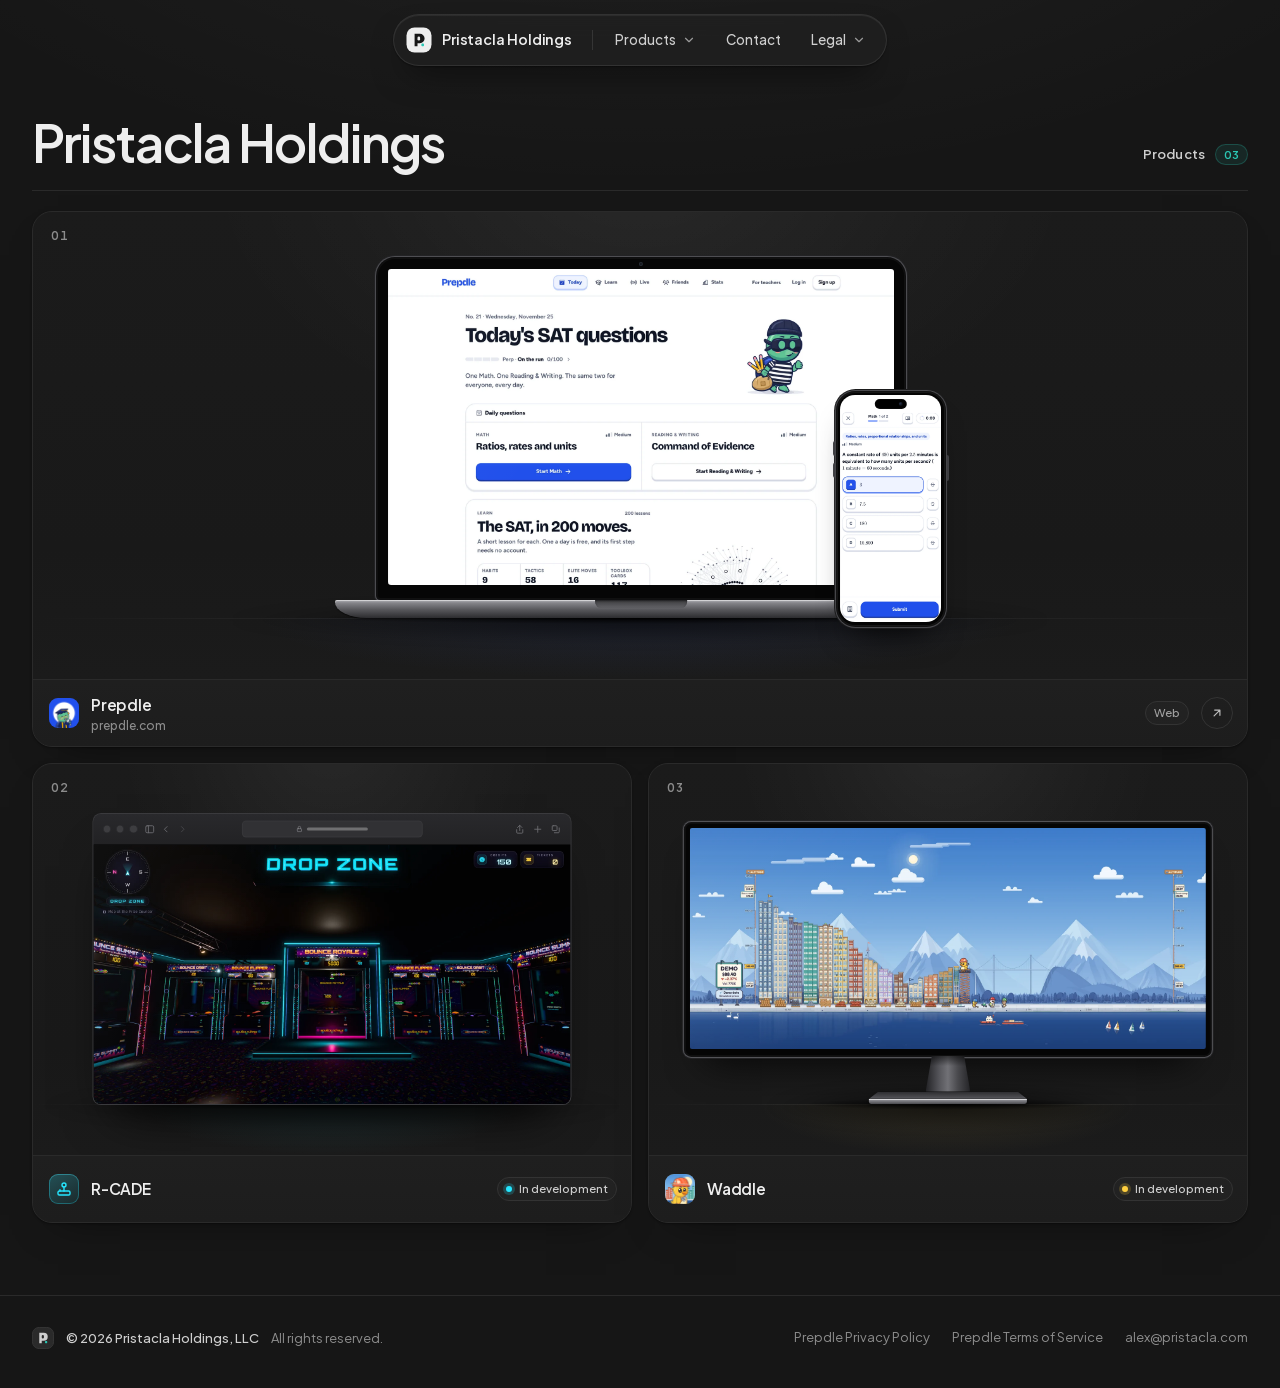
<file: index.html>
<!doctype html>
<html lang="en">
<head>
<meta charset="utf-8">
<meta name="viewport" content="width=device-width, initial-scale=1">
<title>Pristacla Holdings</title>
<meta name="description" content="Pristacla Holdings, LLC. Products: Prepdle, R-CADE and Waddle.">
<link rel="canonical" href="https://pristacla.com/">
<meta name="theme-color" content="#161616">
<meta property="og:site_name" content="Pristacla Holdings">
<meta property="og:title" content="Pristacla Holdings">
<meta property="og:description" content="Pristacla Holdings, LLC. Products: Prepdle, R-CADE and Waddle.">
<meta property="og:type" content="website">
<meta property="og:url" content="https://pristacla.com/">
<meta property="og:image" content="https://pristacla.com/assets/og.png">
<meta property="og:image:width" content="1200">
<meta property="og:image:height" content="630">
<meta name="twitter:card" content="summary_large_image">
<link rel="icon" href="favicon.ico" sizes="32x32">
<link rel="icon" href="assets/favicon.svg" type="image/svg+xml">
<link rel="apple-touch-icon" href="assets/apple-touch-icon.png">
<link rel="preload" href="assets/fonts/plus-jakarta-sans-latin.woff2" as="font" type="font/woff2" crossorigin>
<link rel="stylesheet" href="assets/site.css">
<script type="application/ld+json">
{
  "@context": "https://schema.org",
  "@type": "Organization",
  "@id": "https://pristacla.com/#organization",
  "name": "Pristacla Holdings",
  "legalName": "Pristacla Holdings, LLC",
  "url": "https://pristacla.com/",
  "email": "alex@pristacla.com",
  "logo": "https://pristacla.com/assets/apple-touch-icon.png",
  "brand": [
    { "@type": "Brand", "name": "Prepdle", "url": "https://prepdle.com/" },
    { "@type": "Brand", "name": "R-CADE" },
    { "@type": "Brand", "name": "Waddle" }
  ]
}
</script>
</head>
<body>
<!--
  Pristacla Holdings
  Each product is one .card inside <section id="products">: an <a> when the product has a public
  site, an <article> while it is in development. The Products menu and the counts are built from
  these cards automatically. README.md explains how to add a product.
-->

<header class="topbar" id="topbar">
  <nav class="pill" aria-label="Primary">
    <a class="brand" href="#top">
      <svg width="26" height="26" viewBox="0 0 26 26" aria-hidden="true">
        <rect x=".5" y=".5" width="25" height="25" rx="8" fill="#EEEEEE"/>
        <path d="M8.6 6.8h5.3a4.7 4.7 0 0 1 0 9.4h-2.4v3H8.6z" fill="#161616"/>
        <rect x="11.5" y="9.4" width="2.6" height="4.2" rx="1.3" fill="#EEEEEE"/>
        <rect x="15.4" y="16.6" width="2.6" height="2.6" rx=".8" fill="#2BC7B4"/>
      </svg>
      <span>Pristacla Holdings</span>
    </a>
    <span class="sep" aria-hidden="true"></span>
    <ul class="nav">
      <li class="has-mega">
        <button type="button" id="products-btn" aria-expanded="false" aria-controls="products-menu">Products
          <svg class="ico chev" viewBox="0 0 24 24" aria-hidden="true"><path d="m6 9 6 6 6-6"/></svg>
        </button>
        <div class="panel mega" id="products-menu">
          <div class="panel__head"><span>Products</span><span class="count" data-count>03</span></div>
          <ul class="plist" data-plist></ul>
          <div class="panel__foot" aria-hidden="true">
            <span class="keys"><kbd>&uarr;</kbd><kbd>&darr;</kbd></span>
            <span class="keys"><kbd>&crarr;</kbd></span>
            <span class="keys"><kbd>Esc</kbd></span>
          </div>
        </div>
      </li>
      <li><a href="mailto:alex@pristacla.com">Contact</a></li>
      <li>
        <button type="button" id="legal-btn" aria-expanded="false" aria-controls="legal-menu">Legal
          <svg class="ico chev" viewBox="0 0 24 24" aria-hidden="true"><path d="m6 9 6 6 6-6"/></svg>
        </button>
        <div class="panel legal" id="legal-menu">
          <div class="panel__head"><span>Legal</span></div>
          <ul class="lgroup">
            <li class="lgroup__name"><img src="assets/icons/prepdle.png" alt="">Prepdle</li>
            <li><a class="llink" href="https://prepdle.com/privacy"><span class="sr">Prepdle </span>Privacy Policy <svg class="ico" viewBox="0 0 24 24" aria-hidden="true"><path d="M7 17 17 7M8 7h9v9"/></svg></a></li>
            <li><a class="llink" href="https://prepdle.com/terms"><span class="sr">Prepdle </span>Terms of Service <svg class="ico" viewBox="0 0 24 24" aria-hidden="true"><path d="M7 17 17 7M8 7h9v9"/></svg></a></li>
          </ul>
        </div>
      </li>
    </ul>
    <button type="button" class="menu-btn" id="menu-btn" aria-expanded="false" aria-controls="mobile-nav" aria-label="Menu">
      <span class="burger" aria-hidden="true"><i></i><i></i></span>
    </button>
  </nav>

  <div class="panel sheet" id="mobile-nav">
    <div class="panel__head"><span>Products</span><span class="count" data-count>03</span></div>
    <ul class="plist" data-plist></ul>
    <ul class="sheet__links">
      <li><a href="mailto:alex@pristacla.com">Contact <svg class="ico" viewBox="0 0 24 24" aria-hidden="true"><path d="m9 18 6-6-6-6"/></svg></a></li>
    </ul>
    <div class="sheet__group">
      <div class="panel__head"><span>Legal</span></div>
      <ul class="sheet__links">
        <li><a href="https://prepdle.com/privacy">Prepdle Privacy Policy <svg class="ico" viewBox="0 0 24 24" aria-hidden="true"><path d="M7 17 17 7M8 7h9v9"/></svg></a></li>
        <li><a href="https://prepdle.com/terms">Prepdle Terms of Service <svg class="ico" viewBox="0 0 24 24" aria-hidden="true"><path d="M7 17 17 7M8 7h9v9"/></svg></a></li>
      </ul>
    </div>
  </div>
</header>

<main id="top">
  <div class="wrap">
    <div class="head">
      <h1>Pristacla Holdings</h1>
      <div class="label"><h2 id="products-h">Products</h2><span class="count" data-count>03</span></div>
    </div>

    <section class="grid" id="products" aria-labelledby="products-h">

      <!-- =================== Prepdle =================== -->
      <a class="card full" id="prepdle" href="https://prepdle.com" style="--accent:#2150EC" data-name="Prepdle" data-shape="land">
        <div class="stage">
          <span class="idx" aria-hidden="true"></span>
          <div class="set set--combo">
            <div class="floor"></div>
            <div class="rig combo">
              <div class="laptop">
                <div class="laptop__lid">
                  <div class="screen" data-thumb><img src="assets/screenshots/prepdle-desktop.webp" alt=""></div>
                </div>
                <div class="laptop__base"></div>
              </div>
              <div class="phone">
                <span class="island"></span>
                <div class="screen"><img src="assets/screenshots/prepdle-mobile.webp" alt=""></div>
              </div>
            </div>
          </div>
        </div>
        <div class="meta">
          <span class="appicon" aria-hidden="true"><img src="assets/icons/prepdle.png" alt=""></span>
          <div class="title"><h3 class="name">Prepdle</h3><span class="host">prepdle.com</span></div>
          <ul class="chips" aria-label="Platforms"><li>Web</li></ul>
          <span class="go" aria-hidden="true"><svg class="ico" viewBox="0 0 24 24"><path d="M7 17 17 7M8 7h9v9"/></svg></span>
        </div>
      </a>

      <!-- =================== R-CADE (in development: no link) =================== -->
      <article class="card half" id="r-cade" style="--accent:#25E6FF" data-name="R-CADE" data-shape="land">
        <div class="stage">
          <span class="idx" aria-hidden="true"></span>
          <div class="set set--browser">
            <div class="floor"></div>
            <div class="rig">
              <div class="browser">
                <div class="bchrome" aria-hidden="true">
                  <span class="lights"><i></i><i></i><i></i></span>
                  <span class="bnav">
                    <svg class="ico" viewBox="0 0 24 24"><rect x="3" y="4" width="18" height="16" rx="3"/><path d="M9 4v16"/></svg>
                    <svg class="ico" viewBox="0 0 24 24"><path d="m15 18-6-6 6-6"/></svg>
                    <svg class="ico" viewBox="0 0 24 24" style="opacity:.5"><path d="m9 18 6-6-6-6"/></svg>
                  </span>
                  <span class="url"><svg class="ico" viewBox="0 0 24 24"><rect x="5" y="11" width="14" height="10" rx="2"/><path d="M8 11V7a4 4 0 0 1 8 0v4"/></svg><i></i></span>
                  <span class="bacts">
                    <svg class="ico" viewBox="0 0 24 24"><path d="M12 3v12M7 8l5-5 5 5"/><path d="M5 13v6a2 2 0 0 0 2 2h10a2 2 0 0 0 2-2v-6"/></svg>
                    <svg class="ico" viewBox="0 0 24 24"><path d="M12 5v14M5 12h14"/></svg>
                    <svg class="ico" viewBox="0 0 24 24"><rect x="4" y="4" width="11" height="11" rx="2"/><path d="M9 20h9a2 2 0 0 0 2-2V9"/></svg>
                  </span>
                </div>
                <div class="screen" data-thumb><img src="assets/screenshots/rcade-browser.webp" alt=""></div>
              </div>
            </div>
          </div>
        </div>
        <div class="meta">
          <!-- R-CADE has no app icon yet: generic arcade symbol in its colour -->
          <span class="appicon" aria-hidden="true"><svg class="ico" viewBox="0 0 24 24"><path d="M21 17a2 2 0 0 0-2-2H5a2 2 0 0 0-2 2v2a2 2 0 0 0 2 2h14a2 2 0 0 0 2-2z"/><path d="M6 15v-2M12 15V9"/><circle cx="12" cy="6" r="3"/></svg></span>
          <div class="title"><h3 class="name">R-CADE</h3></div>
          <ul class="chips" aria-label="Status"><li class="dev">In development</li></ul>
        </div>
      </article>

      <!-- =================== Waddle (in development: no link) =================== -->
      <article class="card half" id="waddle" style="--accent:#FFCF3F" data-name="Waddle" data-shape="ultra">
        <div class="stage">
          <span class="idx" aria-hidden="true"></span>
          <div class="set set--monitor">
            <div class="floor"></div>
            <div class="rig">
              <div class="monitor">
                <div class="monitor__display">
                  <div class="screen" data-thumb><img src="assets/screenshots/waddle-wide.webp" alt=""></div>
                </div>
                <div class="monitor__neck"></div>
                <div class="monitor__foot"></div>
              </div>
            </div>
          </div>
        </div>
        <div class="meta">
          <span class="appicon" aria-hidden="true"><img src="assets/icons/waddle.png" alt=""></span>
          <div class="title"><h3 class="name">Waddle</h3></div>
          <ul class="chips" aria-label="Status"><li class="dev">In development</li></ul>
        </div>
      </article>

    </section>
  </div>
</main>

<footer class="foot">
  <div class="wrap foot__in">
    <div class="foot__brand">
      <svg width="22" height="22" viewBox="0 0 26 26" aria-hidden="true">
        <rect x=".5" y=".5" width="25" height="25" rx="8" fill="#2A2A2A" stroke="#3A3A3A"/>
        <path d="M8.6 6.8h5.3a4.7 4.7 0 0 1 0 9.4h-2.4v3H8.6z" fill="#CFCFCF"/>
        <rect x="11.5" y="9.4" width="2.6" height="4.2" rx="1.3" fill="#2A2A2A"/>
        <rect x="15.4" y="16.6" width="2.6" height="2.6" rx=".8" fill="#2BC7B4"/>
      </svg>
      <span class="foot__txt"><span class="c">&copy; 2026 Pristacla Holdings, LLC</span> <span>All rights reserved.</span></span>
    </div>
    <nav aria-label="Footer">
      <a href="https://prepdle.com/privacy">Prepdle Privacy Policy</a>
      <a href="https://prepdle.com/terms">Prepdle Terms of Service</a>
      <a href="mailto:alex@pristacla.com">alex@pristacla.com</a>
    </nav>
  </div>
</footer>

<script src="assets/site.js"></script>
</body>
</html>
</file>
<file: assets/site.css>
/* =========================================================
   Pristacla Holdings: site styles
   Fonts: Plus Jakarta Sans (SIL OFL 1.1, see assets/fonts/OFL.txt), self-hosted
   ========================================================= */
@font-face{
  font-family:"Plus Jakarta Sans"; font-style:normal; font-weight:400 700; font-display:swap;
  src:url("fonts/plus-jakarta-sans-latin.woff2") format("woff2");
  unicode-range:U+0000-00FF, U+0131, U+0152-0153, U+02BB-02BC, U+02C6, U+02DA, U+02DC, U+0304, U+0308, U+0329, U+2000-206F, U+20AC, U+2122, U+2191, U+2193, U+2212, U+2215, U+FEFF, U+FFFD;
}
@font-face{
  font-family:"Plus Jakarta Sans"; font-style:normal; font-weight:400 700; font-display:swap;
  src:url("fonts/plus-jakarta-sans-latin-ext.woff2") format("woff2");
  unicode-range:U+0100-02BA, U+02BD-02C5, U+02C7-02CC, U+02CE-02D7, U+02DD-02FF, U+0304, U+0308, U+0329, U+1D00-1DBF, U+1E00-1E9F, U+1EF2-1EFF, U+2020, U+20A0-20AB, U+20AD-20C4, U+2113, U+2C60-2C7F, U+A720-A7FF;
}

/* =========================================================
   Tokens
   ========================================================= */
:root{
  --bg:#161616;
  --s1:#1E1E1E;
  --s2:#252525;
  --s3:#2C2C2C;
  --line:#2A2A2A;
  --line2:#333333;
  --line3:#3E3E3E;
  --text:#EEEEEE;
  --text2:#CFCFCF;
  --muted:#8C8C8C;
  --chip:#A0A0A0;
  --teal:#2BC7B4;
  --ease:cubic-bezier(.22,.8,.24,1);
  --font:"Plus Jakarta Sans", ui-sans-serif, system-ui, -apple-system, "Segoe UI", Roboto, "Helvetica Neue", Arial, sans-serif;
}
*,*::before,*::after{box-sizing:border-box}
html{background:var(--bg); color-scheme:dark; scroll-padding-top:96px; -webkit-text-size-adjust:100%}
body{
  margin:0; min-height:100vh; font-family:var(--font); font-size:15px; line-height:1.5; color:var(--text);
  background:
    radial-gradient(1200px 560px at 50% -200px, rgba(255,255,255,.05), rgba(255,255,255,0) 70%),
    var(--bg);
  -webkit-font-smoothing:antialiased; -moz-osx-font-smoothing:grayscale; text-rendering:optimizeLegibility;
}
::selection{background:rgba(43,199,180,.32); color:#fff}
a{color:inherit; text-decoration:none}
button{font:inherit; color:inherit; background:none; border:0; padding:0; margin:0; cursor:pointer}
:focus{outline:none}
:focus-visible{outline:2px solid var(--teal); outline-offset:2px}
.sr{position:absolute; width:1px; height:1px; margin:-1px; padding:0; border:0; overflow:hidden; clip:rect(0 0 0 0); white-space:nowrap}
.ico{flex:none; fill:none; stroke:currentColor; stroke-width:2; stroke-linecap:round; stroke-linejoin:round}

/* =========================================================
   Top menu bar (floating pill)
   ========================================================= */
.topbar{position:fixed; top:14px; left:0; right:0; z-index:60; display:flex; justify-content:center; padding:0 12px; pointer-events:none}
.pill{
  pointer-events:auto; position:relative; display:flex; align-items:center; gap:2px; height:52px; padding:0 6px 0 7px;
  border-radius:999px; background:rgba(34,34,34,.66);
  -webkit-backdrop-filter:blur(18px) saturate(150%); backdrop-filter:blur(18px) saturate(150%);
  border:1px solid rgba(255,255,255,.085);
  box-shadow:inset 0 1px 0 rgba(255,255,255,.06), 0 1px 2px rgba(0,0,0,.4), 0 16px 36px -16px rgba(0,0,0,.75);
  transition:background .3s, border-color .3s;
}
.is-scrolled .pill{background:rgba(30,30,30,.8); border-color:rgba(255,255,255,.1)}
.brand{display:flex; align-items:center; gap:10px; height:40px; padding:0 12px 0 5px; border-radius:999px; font-weight:600; font-size:14.5px; letter-spacing:-.012em; white-space:nowrap; transition:background .2s}
.brand:hover{background:rgba(255,255,255,.05)}
.brand svg{display:block; flex:none}
.sep{width:1px; height:20px; background:rgba(255,255,255,.1); margin:0 6px}
.nav{display:flex; align-items:center; gap:2px; list-style:none; margin:0; padding:0}
.nav > li{position:relative}
.nav > li > a,.nav > li > button{display:flex; align-items:center; gap:6px; height:40px; padding:0 14px; border-radius:999px; font-size:13.5px; font-weight:500; color:var(--text2); transition:background .2s, color .2s}
.nav > li > a:hover,.nav > li > button:hover,.nav > li > button[aria-expanded="true"]{background:rgba(255,255,255,.075); color:#fff}
.chev{width:14px; height:14px; transition:transform .35s var(--ease); opacity:.7}
[aria-expanded="true"] > .chev{transform:rotate(180deg)}
.menu-btn{display:none; width:40px; height:40px; border-radius:999px; align-items:center; justify-content:center; color:var(--text2); transition:background .2s}
.menu-btn:hover,.menu-btn[aria-expanded="true"]{background:rgba(255,255,255,.08); color:#fff}
.burger{position:relative; width:16px; height:10px}
.burger i{position:absolute; left:0; right:0; height:1.6px; border-radius:2px; background:currentColor; transition:transform .35s var(--ease), top .35s var(--ease)}
.burger i:first-child{top:0} .burger i:last-child{top:8.4px}
[aria-expanded="true"] .burger i:first-child{top:4.2px; transform:rotate(45deg)}
[aria-expanded="true"] .burger i:last-child{top:4.2px; transform:rotate(-45deg)}

/* Products mega menu */
.panel{
  pointer-events:auto; position:absolute; top:62px; left:50%;
  background:#1F1F1F; border:1px solid #343434; border-radius:20px;
  box-shadow:inset 0 1px 0 rgba(255,255,255,.055), 0 2px 6px rgba(0,0,0,.35), 0 40px 90px -24px rgba(0,0,0,.85);
  opacity:0; visibility:hidden; transform:translate(-50%,-6px) scale(.985); transform-origin:50% 0;
  transition:opacity .2s ease, transform .35s var(--ease), visibility 0s linear .35s;
}
.panel.open{opacity:1; visibility:visible; transform:translate(-50%,0) scale(1); transition:opacity .2s ease, transform .35s var(--ease), visibility 0s}
.mega{width:min(668px, calc(100vw - 24px)); padding:8px}
.nav > li.has-mega{position:static}
.nav > li.has-mega > .mega{top:61px}
.panel__head{display:flex; align-items:center; justify-content:space-between; padding:10px 12px 10px 14px}
.panel__head span:first-child{font-size:12.5px; font-weight:600; color:var(--text2); letter-spacing:.01em}
.count{font-size:11.5px; font-weight:600; font-variant-numeric:tabular-nums; color:var(--teal); background:rgba(43,199,180,.1); border:1px solid rgba(43,199,180,.24); border-radius:999px; padding:4px 8px; line-height:1}
.plist{list-style:none; margin:0; padding:4px; display:grid; grid-template-columns:repeat(2,minmax(0,1fr)); gap:2px; max-height:min(58vh, 440px); overflow:auto; overscroll-behavior:contain; scrollbar-width:thin; scrollbar-color:#3a3a3a transparent; border-top:1px solid #2C2C2C; border-bottom:1px solid #2C2C2C}
.pitem{display:grid; grid-template-columns:auto minmax(0,1fr); align-items:center; gap:14px; padding:8px; border-radius:14px; transition:background .2s}
.pitem:hover,.pitem:focus-visible{background:#282828}
.pitem:focus-visible{outline-offset:-2px}
.pitem__name{display:block; font-size:14px; font-weight:600; letter-spacing:-.005em; line-height:1.25}
.pitem .chips{margin-top:6px; gap:4px}
.pitem .chips li{font-size:10.5px; padding:3px 6px; color:#A3A3A3}
.panel__foot{display:flex; align-items:center; gap:14px; padding:10px 14px 8px; color:var(--muted); font-size:11.5px}
.keys{display:flex; gap:4px; align-items:center}
kbd{font:600 10.5px/1 var(--font); color:#B4B4B4; min-width:20px; height:20px; padding:0 5px; display:inline-flex; align-items:center; justify-content:center; border-radius:6px; border:1px solid #3A3A3A; background:#262626; box-shadow:inset 0 -1px 0 rgba(0,0,0,.4)}

/* thumbnail (cloned from the card's preview) */
.mthumb{position:relative; display:block; width:88px; height:60px; border-radius:11px; overflow:hidden; flex:none;
  background:radial-gradient(120% 100% at 50% 0%, color-mix(in srgb, var(--accent) 20%, #2A2A2A), #1A1A1A 72%);
  border:1px solid #333; box-shadow:inset 0 1px 0 rgba(255,255,255,.06)}
.mthumb .screen{position:absolute; left:50%; top:10px; transform:translateX(-50%); border-radius:4px; box-shadow:0 0 0 1px rgba(0,0,0,.55), 0 8px 16px rgba(0,0,0,.5); transition:transform .45s var(--ease)}
.mthumb[data-shape="land"] .screen{width:68px}
.mthumb[data-shape="ultra"] .screen{width:74px; top:14px}
.mthumb[data-shape="tab"] .screen{width:46px; border-radius:5px}
.mthumb[data-shape="tall"] .screen{width:32px; border-radius:6px; top:8px}
.pitem:hover .mthumb .screen,.pitem:focus-visible .mthumb .screen{transform:translateX(-50%) translateY(-3px)}

/* Mobile sheet */
.sheet{left:12px; right:12px; top:62px; transform:translateY(-6px) scale(.985); max-height:calc(100dvh - 90px); overflow:auto; padding:8px; display:none}
/* bottom fade while the sheet has more to scroll (short screens) */
.sheet::after{content:""; position:sticky; bottom:-8px; display:block; height:32px; margin:-32px -8px -8px; background:linear-gradient(rgba(31,31,31,0), #1F1F1F 85%); pointer-events:none; opacity:0; transition:opacity .2s}
.sheet.more::after{opacity:1}
.sheet.open{transform:none}
.sheet .plist{grid-template-columns:1fr; max-height:none; overflow:visible}
.sheet__links{list-style:none; margin:0; padding:6px 4px 2px; display:grid; gap:2px}
.sheet__links a{display:flex; align-items:center; justify-content:space-between; height:50px; padding:0 12px; border-radius:12px; font-size:16px; font-weight:600; color:var(--text)}
.sheet__links a:hover{background:#282828}
.sheet__links svg{width:16px; height:16px; color:var(--muted)}
.sheet__group{margin-top:6px; padding-top:4px; border-top:1px solid #2C2C2C}
.sheet__group .sheet__links a{height:46px; font-size:15px; font-weight:500; color:var(--text2)}

/* Legal menu (opens under the Legal button) */
.legal{top:calc(100% + 16px); width:min(300px, calc(100vw - 24px)); padding:8px}
.lgroup{list-style:none; margin:0; padding:6px 4px 4px; border-top:1px solid #2C2C2C}
.lgroup__name{display:flex; align-items:center; gap:9px; padding:6px 8px 8px; font-size:12px; font-weight:600; letter-spacing:.01em; color:var(--muted)}
.lgroup__name img{display:block; width:18px; height:18px; border-radius:5px}
.llink{display:flex; align-items:center; justify-content:space-between; gap:12px; height:40px; padding:0 10px; border-radius:10px; font-size:14px; font-weight:500; color:var(--text); transition:background .2s}
.llink:hover,.llink:focus-visible{background:#282828}
.llink:focus-visible{outline-offset:-2px}
.llink svg{width:14px; height:14px; color:var(--muted)}

/* =========================================================
   Page
   ========================================================= */
.wrap{width:100%; max-width:1312px; margin:0 auto; padding:0 32px}
main{padding-top:116px}
.head{display:flex; align-items:flex-end; justify-content:space-between; gap:24px; padding-bottom:22px; margin-bottom:20px; border-bottom:1px solid var(--line)}
h1{margin:0; font-size:52px; line-height:1; font-weight:600; letter-spacing:-.036em}
.label{display:flex; align-items:center; gap:10px; padding-bottom:3px}
.label h2{margin:0; font-size:13px; font-weight:600; letter-spacing:.01em; color:var(--text2)}

.grid{display:grid; grid-template-columns:repeat(6,minmax(0,1fr)); gap:16px}

/* ---------- Card ---------- */
.card{
  --accent:#2BC7B4;
  position:relative; display:flex; flex-direction:column; min-width:0; border-radius:20px; background:var(--s1);
  border:1px solid var(--line); overflow:hidden; isolation:isolate;
  box-shadow:inset 0 1px 0 rgba(255,255,255,.045), 0 1px 2px rgba(0,0,0,.35), 0 18px 40px -26px rgba(0,0,0,.6);
  transition:border-color .35s, box-shadow .5s var(--ease);
}
.card{grid-column:span 2}
.card.wide{grid-column:span 4}
.card.half{grid-column:span 3}
.card.full{grid-column:1 / -1}
.card.full .stage{height:468px}
.card.half .stage{height:clamp(240px, calc(34.5vw - 28px), 392px)}
a.card:hover{border-color:#3B3B3B; box-shadow:inset 0 1px 0 rgba(255,255,255,.065), 0 1px 2px rgba(0,0,0,.35), 0 30px 60px -30px rgba(0,0,0,.8)}
.card:focus-visible{outline:2px solid var(--teal); outline-offset:3px}

.stage{
  position:relative; height:392px; overflow:hidden; container:stage / size;
  background:linear-gradient(180deg,#1B1B1B 0%,#191919 72%,#1B1B1B 100%);
  border-bottom:1px solid var(--line);
}
/* spotlight */
.stage::before{content:""; position:absolute; inset:0; z-index:0; pointer-events:none;
  background:radial-gradient(ellipse 50% 80% at 50% -8%, rgba(255,255,255,.075), rgba(255,255,255,.018) 48%, rgba(255,255,255,0) 72%);
  opacity:.8; transition:opacity .6s var(--ease)}
a.card:hover .stage::before,.card:focus-visible .stage::before{opacity:1}
/* tabletop */
.stage::after{content:""; position:absolute; left:0; right:0; bottom:0; height:13cqh; z-index:0; pointer-events:none;
  background:
    linear-gradient(90deg, transparent, rgba(255,255,255,.06) 26%, rgba(255,255,255,.06) 74%, transparent) top/100% 1px no-repeat,
    radial-gradient(ellipse 44% 140% at 50% 0%, color-mix(in srgb, var(--accent) 8%, rgba(255,255,255,.02)), transparent 72%);
}
.grid{counter-reset:product}
.card{counter-increment:product}
.idx::before{content:counter(product, decimal-leading-zero)}
.idx{position:absolute; top:15px; left:18px; z-index:3; font-size:12px; font-weight:600; letter-spacing:.06em; color:var(--muted); font-variant-numeric:tabular-nums}

.set{position:absolute; inset:0; z-index:1}
.rig{position:absolute; left:50%; bottom:13cqh; z-index:2; display:flex; align-items:flex-end; transform:translate(-50%,0); transition:transform .7s var(--ease)}
a.card:hover .rig,.card:focus-visible .rig{transform:translate(-50%,-10px)}
.floor{position:absolute; left:50%; bottom:13cqh; z-index:1; width:var(--fw); height:0; transform:translateX(-50%); pointer-events:none}
.floor::before,.floor::after{content:""; position:absolute; left:50%; border-radius:50%; transform:translateX(-50%); transition:transform .7s var(--ease), opacity .7s var(--ease), filter .7s var(--ease)}
.floor::before{width:94%; height:12px; top:-6px; background:radial-gradient(closest-side, rgba(0,0,0,.9), rgba(0,0,0,0))}
.floor::after{width:118%; height:48px; top:-22px; background:radial-gradient(closest-side, rgba(0,0,0,.55), rgba(0,0,0,0)); filter:blur(4px)}
a.card:hover .floor::before,.card:focus-visible .floor::before{transform:translateX(-50%) scale(.86,1.5); opacity:.4; filter:blur(3px)}
a.card:hover .floor::after,.card:focus-visible .floor::after{transform:translateX(-50%) scale(1.16,1.4); opacity:.9}

/* size systems (per stage, recomputed by container queries) */
.set--combo{--L:min(53cqw,113cqh); --P:calc(var(--L) * .205); --fw:calc(var(--L) * 1.32)}
.set--phone{--P:min(34cqw,35.5cqh); --fw:calc(var(--P) * 1.3)}
.set--tablet{--T:min(56cqw,57cqh); --fw:calc(var(--T) * 1.14)}
.set--browser{--B:min(64cqw,125cqh); --fw:calc(var(--B) * 1.02)}
.set--monitor{--M:min(68cqw,143cqh); --fw:calc(var(--M) * .58)}
@container stage (max-width: 620px){
  .set--combo{--L:min(64cqw,104cqh)}
  .set--browser{--B:min(84cqw,122cqh)}
  .set--monitor{--M:min(88cqw,138cqh)}
}
@container stage (max-width: 420px){
  .set--combo{--L:min(72cqw,104cqh)}
  .set--browser{--B:min(82cqw,114cqh)}
  .set--monitor{--M:min(90cqw,138cqh)}
}

/* ---------- Screens (preview containers) ---------- */
.screen{position:relative; display:block; overflow:hidden; container-type:inline-size; background:#0B0B0B}
.screen > img{display:block; width:100%; height:100%; object-fit:cover; object-position:50% 0}
.rig .screen::after{content:""; position:absolute; inset:0; z-index:9; pointer-events:none;
  background:linear-gradient(116deg, rgba(255,255,255,.055) 0%, rgba(255,255,255,0) 36%)}

/* ---------- Device: laptop ---------- */
.laptop{position:relative; width:calc(var(--L) * 1.16); display:flex; flex-direction:column; align-items:center}
.laptop__lid{position:relative; width:var(--L); padding:calc(var(--L) * .021) calc(var(--L) * .021) calc(var(--L) * .028);
  background:#060606; border-radius:calc(var(--L) * .034) calc(var(--L) * .034) calc(var(--L) * .006) calc(var(--L) * .006);
  box-shadow:0 0 0 1px #0F0F10, 0 0 0 2px #4E4E52, 0 0 0 3px #232325, inset 0 0 0 1px rgba(255,255,255,.04)}
.laptop__lid::before{content:""; position:absolute; top:calc(var(--L) * .0075); left:50%; width:calc(var(--L) * .008); height:calc(var(--L) * .008); border-radius:50%; transform:translateX(-50%); background:#14171c; box-shadow:inset 0 0 0 1px #262b33}
.laptop .screen{aspect-ratio:16/10; border-radius:calc(var(--L) * .006)}
.laptop__base{position:relative; width:100%; height:calc(var(--L) * .034); margin-top:1px;
  background:linear-gradient(180deg,#B4B4B9 0%,#85858A 16%,#56565A 55%,#2C2C2F 100%);
  border-radius:2px 2px calc(var(--L) * .06) calc(var(--L) * .06) / 2px 2px calc(var(--L) * .03) calc(var(--L) * .03);
  box-shadow:inset 0 1px 0 rgba(255,255,255,.45), 0 1px 1px rgba(0,0,0,.5)}
.laptop__base::before{content:""; position:absolute; top:0; left:50%; width:15%; height:44%; transform:translateX(-50%);
  border-radius:0 0 calc(var(--L) * .012) calc(var(--L) * .012); background:linear-gradient(180deg,#3B3B3E,#626266); box-shadow:inset 0 1px 2px rgba(0,0,0,.5)}

/* ---------- Device: phone ---------- */
.phone{position:relative; flex:none; width:var(--P); aspect-ratio:9/19.5; padding:calc(var(--P) * .034);
  border-radius:calc(var(--P) * .17); background:#040404;
  box-shadow:0 0 0 1px #111, 0 0 0 calc(var(--P) * .018) #4A4A4E, 0 0 0 calc(var(--P) * .018 + 1px) #1B1B1C,
    inset 0 0 0 1px rgba(255,255,255,.07), 0 calc(var(--P) * .2) calc(var(--P) * .3) calc(var(--P) * -.16) rgba(0,0,0,.85)}
.phone::before{content:""; position:absolute; right:calc(var(--P) * -.018 - 2px); top:27%; width:2px; height:11%; border-radius:0 2px 2px 0; background:#3E3E42}
.phone::after{content:""; position:absolute; left:calc(var(--P) * -.018 - 2px); top:21%; width:2px; height:6.5%; border-radius:2px 0 0 2px; background:#3E3E42; box-shadow:0 calc(var(--P) * .2) 0 #3E3E42}
.phone .screen{width:100%; height:100%; border-radius:calc(var(--P) * .138)}
.island{position:absolute; z-index:10; top:calc(var(--P) * .072); left:50%; width:calc(var(--P) * .3); height:calc(var(--P) * .088); transform:translateX(-50%); border-radius:999px; background:#000; box-shadow:inset 0 0 0 1px rgba(255,255,255,.035)}
.island::after{content:""; position:absolute; right:14%; top:50%; width:calc(var(--P) * .036); height:calc(var(--P) * .036); transform:translateY(-50%); border-radius:50%; background:radial-gradient(circle at 35% 35%, #26324a 0, #0b0e16 60%)}

/* combo: phone standing in front of the laptop */
.combo .phone{margin-left:calc(var(--P) * -1.02); margin-bottom:calc(var(--P) * -.07); z-index:3; transition:transform .8s var(--ease)}
a.card:hover .combo .phone,.card:focus-visible .combo .phone{transform:translateY(-6px)}

/* ---------- Device: tablet ---------- */
.tablet{position:relative; width:var(--T); aspect-ratio:3/4; padding:calc(var(--T) * .042); border-radius:calc(var(--T) * .075); background:#040404;
  box-shadow:0 0 0 1px #111, 0 0 0 calc(var(--T) * .011) #4A4A4E, 0 0 0 calc(var(--T) * .011 + 1px) #1B1B1C, inset 0 0 0 1px rgba(255,255,255,.07),
    0 calc(var(--T) * .12) calc(var(--T) * .2) calc(var(--T) * -.1) rgba(0,0,0,.8)}
.tablet::before{content:""; position:absolute; top:calc(var(--T) * .018); left:50%; width:calc(var(--T) * .016); height:calc(var(--T) * .016); transform:translateX(-50%); border-radius:50%; background:#12151b; box-shadow:inset 0 0 0 1px #242933}
.tablet::after{content:""; position:absolute; right:calc(var(--T) * -.011 - 2px); top:9%; width:2px; height:7%; border-radius:0 2px 2px 0; background:#3E3E42}
.tablet .screen{width:100%; height:100%; border-radius:calc(var(--T) * .04)}

/* ---------- Device: browser window ---------- */
.browser{width:var(--B); border-radius:calc(var(--B) * .016); overflow:hidden; background:#1D1D1F;
  box-shadow:0 0 0 1px #3A3A3D, inset 0 1px 0 rgba(255,255,255,.08), 0 calc(var(--B) * .06) calc(var(--B) * .1) calc(var(--B) * -.05) rgba(0,0,0,.9)}
.bchrome{position:relative; display:flex; align-items:center; gap:calc(var(--B) * .016); height:calc(var(--B) * .064); padding:0 calc(var(--B) * .02); background:linear-gradient(180deg,#29292C,#222224); border-bottom:1px solid #111112}
.lights{display:flex; gap:calc(var(--B) * .011)}
.lights i{display:block; width:calc(var(--B) * .0165); height:calc(var(--B) * .0165); border-radius:50%; background:#3D3D40; box-shadow:inset 0 0 0 .5px rgba(0,0,0,.35); transition:background .45s}
a.card:hover .lights i:nth-child(1){background:#FF5F57}
a.card:hover .lights i:nth-child(2){background:#FEBC2E; transition-delay:.05s}
a.card:hover .lights i:nth-child(3){background:#28C840; transition-delay:.1s}
.bnav{display:flex; gap:calc(var(--B) * .012); color:#6E6E72}
.bnav svg,.bacts svg{width:calc(var(--B) * .022); height:calc(var(--B) * .022)}
.url{position:absolute; left:50%; top:50%; transform:translate(-50%,-50%); width:38%; height:calc(var(--B) * .036); border-radius:calc(var(--B) * .009); background:#313134; display:flex; align-items:center; justify-content:center; gap:calc(var(--B) * .008); color:#8A8A8E; box-shadow:inset 0 0 0 1px rgba(255,255,255,.03)}
.url svg{width:calc(var(--B) * .015); height:calc(var(--B) * .015)}
.url i{display:block; width:34%; height:calc(var(--B) * .0075); border-radius:999px; background:rgba(255,255,255,.3)}
.bacts{margin-left:auto; display:flex; gap:calc(var(--B) * .016); color:#6E6E72}
.browser .screen{aspect-ratio:16/8.7; border-radius:0}

/* ---------- Device: ultrawide monitor ---------- */
.monitor{width:var(--M); display:flex; flex-direction:column; align-items:center}
.monitor__display{position:relative; width:100%; padding:calc(var(--M) * .01) calc(var(--M) * .01) calc(var(--M) * .013); background:#050505; border-radius:calc(var(--M) * .012);
  box-shadow:0 0 0 1px #121213, 0 0 0 2px #535357, 0 0 0 3px #222224, inset 0 0 0 1px rgba(255,255,255,.04), 0 calc(var(--M) * .05) calc(var(--M) * .07) calc(var(--M) * -.04) rgba(0,0,0,.8)}
.monitor .screen{aspect-ratio:21/9; border-radius:calc(var(--M) * .004)}
.monitor__neck{position:relative; width:calc(var(--M) * .085); height:calc(var(--M) * .068); background:linear-gradient(90deg,#232326 0%,#55555A 30%,#717176 50%,#4A4A4E 72%,#252528 100%); clip-path:polygon(14% 0,86% 0,100% 100%,0 100%)}
.monitor__neck::before{content:""; position:absolute; left:0; right:0; top:0; height:28%; background:linear-gradient(180deg,rgba(0,0,0,.55),rgba(0,0,0,0))}
.monitor__foot{position:relative; width:calc(var(--M) * .3); height:calc(var(--M) * .024); filter:drop-shadow(0 1px 1px rgba(0,0,0,.6))}
.monitor__foot::before{content:""; position:absolute; left:0; right:0; top:0; height:58%; background:linear-gradient(180deg,#2E2E31 0%,#4A4A4E 70%,#5C5C61 100%); clip-path:polygon(6% 0,94% 0,100% 100%,0 100%)}
.monitor__foot::after{content:""; position:absolute; left:0; right:0; top:58%; bottom:0; border-radius:0 0 calc(var(--M) * .005) calc(var(--M) * .005); background:linear-gradient(180deg,#B4B4B9 0%,#85858A 30%,#4A4A4E 100%); box-shadow:inset 0 1px 0 rgba(255,255,255,.55)}

/* ---------- Card meta ---------- */
.meta{display:flex; align-items:center; gap:12px; height:66px; padding:0 14px 0 16px; background:linear-gradient(180deg,#1F1F1F,#1D1D1D)}
.appicon{flex:none; width:30px; height:30px; border-radius:9px; display:grid; place-items:center; color:var(--accent);
  background:linear-gradient(150deg, color-mix(in srgb, var(--accent) 24%, #222), color-mix(in srgb, var(--accent) 8%, #191919));
  box-shadow:inset 0 0 0 1px color-mix(in srgb, var(--accent) 30%, transparent), inset 0 1px 0 rgba(255,255,255,.08)}
.appicon svg{width:16px; height:16px; stroke-width:2.1}
.appicon:has(> img){background:none}
.appicon > img{display:block; width:100%; height:100%; border-radius:inherit; object-fit:cover}
.title{display:flex; flex-direction:column; gap:3px; min-width:0}
.host{font-size:12px; font-weight:500; line-height:1.2; color:var(--muted)}
.name{margin:0; font-size:15.5px; font-weight:600; letter-spacing:-.012em; white-space:nowrap}
.chips{display:flex; flex-wrap:wrap; gap:6px; list-style:none; margin:0; padding:0}
.meta .chips{margin-left:auto; justify-content:flex-end}
.chips li{font-size:11.5px; font-weight:500; line-height:1; color:var(--chip); padding:5px 8px; border-radius:999px; border:1px solid #333; background:rgba(255,255,255,.02); white-space:nowrap}
.chips li.dev{display:inline-flex; align-items:center; gap:7px; color:var(--text2)}
.chips li.dev::before{content:""; width:6px; height:6px; border-radius:50%; background:var(--accent, var(--teal)); box-shadow:0 0 0 3px color-mix(in srgb, var(--accent, var(--teal)) 20%, transparent)}
.go{flex:none; width:32px; height:32px; border-radius:50%; display:grid; place-items:center; border:1px solid #333; color:#BDBDBD; transition:background .3s, border-color .3s, color .3s}
.go svg{width:14px; height:14px; transition:transform .45s var(--ease)}
a.card:hover .go,.card:focus-visible .go{background:#2A2A2A; border-color:#474747; color:#fff}
a.card:hover .go svg,.card:focus-visible .go svg{transform:translate(1px,-1px)}

/* =========================================================
   Footer
   ========================================================= */
.foot{margin-top:72px; border-top:1px solid var(--line)}
.foot__in{display:flex; align-items:center; justify-content:space-between; gap:16px; padding-top:26px; padding-bottom:34px; font-size:13px; color:var(--muted)}
.foot__brand{display:flex; align-items:flex-start; gap:12px}
.foot__brand svg{flex:none}
.foot__txt{display:flex; flex-wrap:wrap; column-gap:12px; row-gap:2px; padding-top:2px}
.foot__txt span{white-space:nowrap}
.foot__brand .c{color:var(--text2); font-weight:500}
.foot nav{display:flex; flex-wrap:wrap; gap:2px; margin-right:-10px}
.foot nav a{padding:6px 10px; border-radius:8px; color:var(--muted); white-space:nowrap; transition:color .2s, background .2s}
.foot nav a:hover{color:var(--text); background:var(--s1)}

/* =========================================================
   Responsive
   ========================================================= */
@media (max-width: 960px){
  .foot__in{flex-direction:column; align-items:flex-start; gap:14px}
  .foot nav{margin:0 0 0 -10px}
}
@media (max-width: 1080px){
  .grid{grid-template-columns:repeat(2,minmax(0,1fr))}
  .card,.card.wide,.card.half{grid-column:auto}
  .card.full,.card.full-md{grid-column:1 / -1}
  .stage{height:360px}
  .card.full .stage{height:clamp(340px, 36vw, 420px)}
}
@media (max-width: 760px){
  .pill{width:100%; justify-content:space-between; padding:0 6px 0 7px}
  .pill .sep,.pill .nav{display:none}
  .menu-btn{display:flex}
  .mega{display:none}
  .sheet{display:block}
  .wrap{padding:0 16px}
  main{padding-top:98px}
  .head{flex-direction:column; align-items:flex-start; gap:16px; padding-bottom:18px; margin-bottom:16px}
  h1{font-size:clamp(30px, 10.6vw, 36px); letter-spacing:-.032em}
  .grid{grid-template-columns:minmax(0,1fr); gap:14px}
  .card.full,.card.full-md{grid-column:auto}
  .stage,.card.full .stage,.card.half .stage{height:clamp(220px, 62vw, 300px)}
  .meta{height:62px; padding:0 12px 0 14px; gap:10px}
  .name{font-size:15px}
  .chips{gap:5px}
  .chips li{font-size:11px; padding:5px 7px}
  .foot{margin-top:48px}
}
@media (max-width: 380px){
  .meta .chips li:nth-child(n+3){display:none}
}

@media (prefers-reduced-motion: reduce){
  *,*::before,*::after{transition-duration:.01ms !important; transition-delay:0s !important; animation:none !important; scroll-behavior:auto !important}
  a.card:hover .rig,.card:focus-visible .rig{transform:translate(-50%,0)}
  a.card:hover .combo .phone,.card:focus-visible .combo .phone{transform:none}
  a.card:hover .floor::before,a.card:hover .floor::after,.card:focus-visible .floor::before,.card:focus-visible .floor::after{transform:translateX(-50%)}
  a.card:hover .go svg,.card:focus-visible .go svg{transform:none}
  .pitem:hover .mthumb .screen,.pitem:focus-visible .mthumb .screen{transform:translateX(-50%)}
}

/* =========================================================
   404 page
   ========================================================= */
main.nf{min-height:100vh; min-height:100dvh; display:flex; flex-direction:column; align-items:center; justify-content:center; gap:20px; padding:24px; text-align:center}
.nf h1{font-size:34px; letter-spacing:-.032em}
.nf__btn{display:inline-flex; align-items:center; height:40px; padding:0 16px; border-radius:999px; border:1px solid #333; font-size:14px; font-weight:500; color:var(--text2); transition:background .2s, color .2s, border-color .2s}
.nf__btn:hover{background:#252525; border-color:#474747; color:#fff}
</file>
